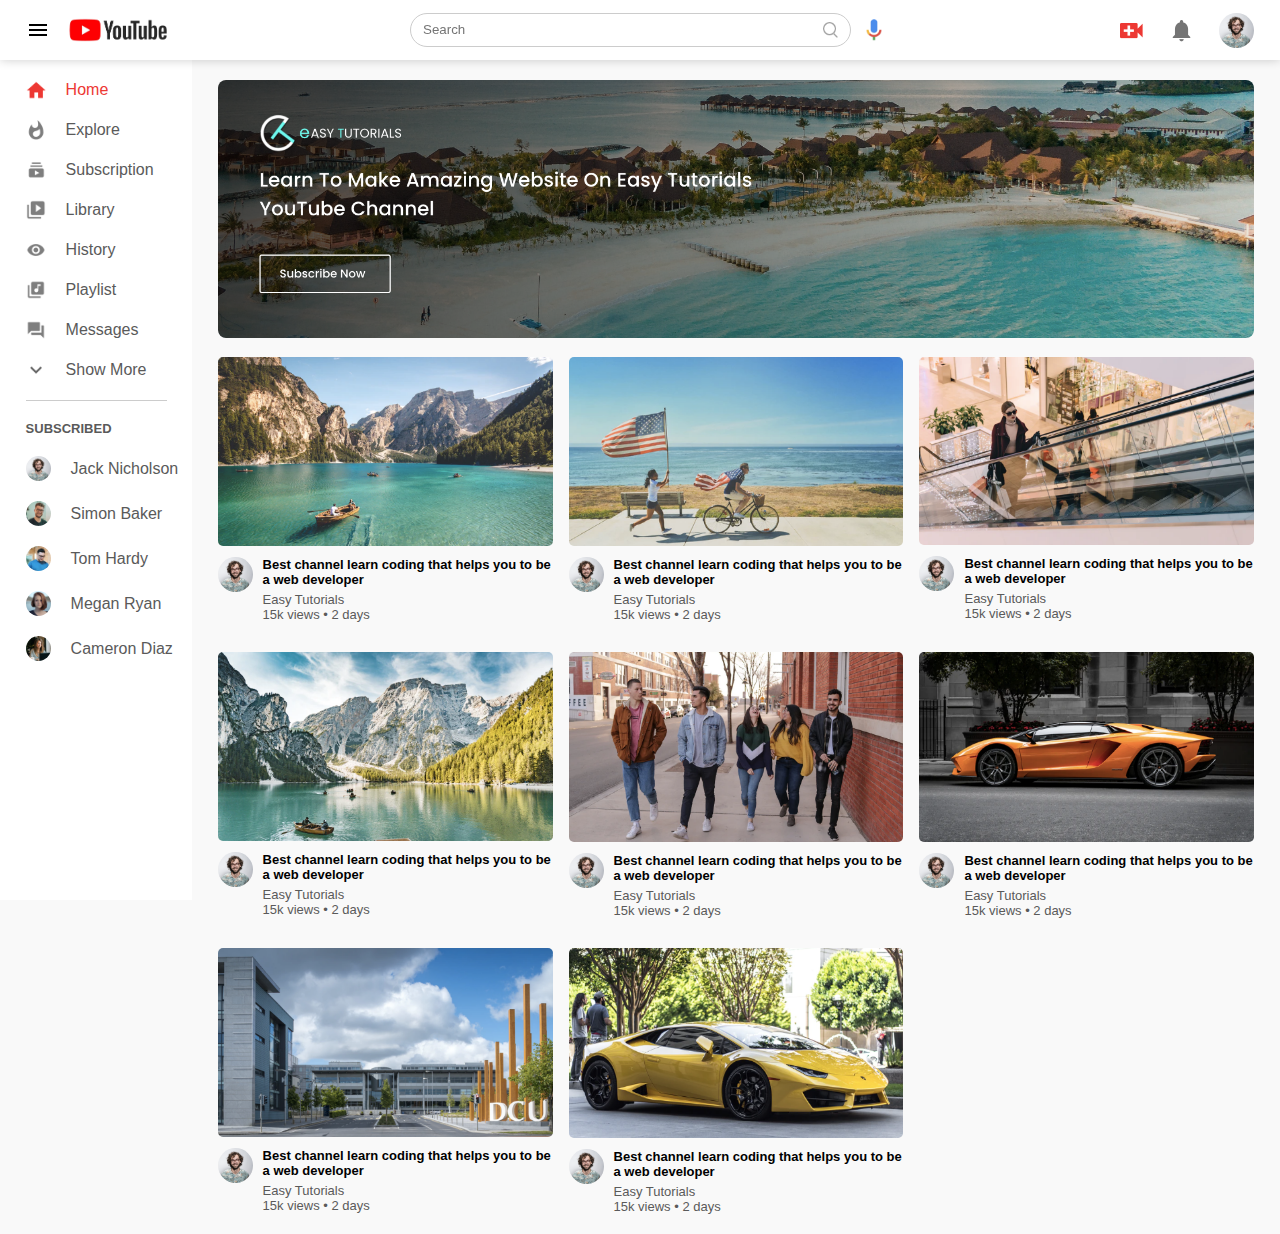
<file: index.html>
<!DOCTYPE html>
<html lang="en">
<head>
    <meta charset="UTF-8">
    <meta name="viewport" content="width=device-width, initial-scale=1.0">
    <title>YouTube-Clone</title>
    <link rel="stylesheet" href="style.css">
    <link rel="stylesheet" href="https://fonts.googleapis.com/css2?family=Material+Symbols+Outlined:opsz,wght,FILL,GRAD@20..48,100..700,0..1,-50..200" />
    <link rel="shortcut icon" href="vidTube_img/images/Dakirby309-Simply-Styled-YouTube.256.png" type="image/x-icon">
</head>
<body>
    <nav class="flex-div">
        <div class="nav-left flex-div">
            <span class="material-symbols-outlined">menu</span>
            <img src="/vidTube_img/images/YouTube logo.png"  class="logo">
        </div>
        <div class="nav-middle flex-div">
            <div class="search-box flex-div">
                <input type="text" placeholder="Search">
                <img src="/vidTube_img/images/search.png" alt="">
            </div>
            <img src="/vidTube_img/images/voice-search.png" class="mic-icon">
        </div>
        <div class="nav-right flex-div">
            <img src="/vidTube_img/images/upload.png" alt="">
            <img src="/vidTube_img/images/notification.png" alt="">
            <img src="/vidTube_img/images/Jack.png" class="user-icon" alt="">
        </div>
    </nav>

    <!-- Sidebar -->

    <div class="sidebar">
        <div class="shortcut-links">
            <a href=""><img src="/vidTube_img/images/home.png" alt=""><p>Home</p></a>
            <a href=""><img src="/vidTube_img/images/explore.png" alt=""><p>Explore</p></a>
            <a href=""><img src="/vidTube_img/images/subscriprion.png" alt=""><p>Subscription</p></a>
            <a href=""><img src="/vidTube_img/images/library.png" alt=""><p>Library</p></a>
            <a href=""><img src="/vidTube_img/images/history.png" alt=""><p>History</p></a>
            <a href=""><img src="/vidTube_img/images/playlist.png" alt=""><p>Playlist</p></a>
            <a href=""><img src="/vidTube_img/images/messages.png" alt=""><p>Messages</p></a>
            <a href=""><img src="/vidTube_img/images/show-more.png" alt=""><p>Show More</p></a>
            <hr>
        </div>
        <div class="subscribed-list">
            <h3>SUBSCRIBED</h3>
            <a href=""><img src="/vidTube_img/images/Jack.png" alt=""><p>Jack Nicholson</p></a>
            <a href=""><img src="/vidTube_img/images/simon.png" alt=""><p>Simon Baker</p></a>
            <a href=""><img src="/vidTube_img/images/tom.png" alt=""><p>Tom Hardy</p></a>
            <a href=""><img src="/vidTube_img/images/megan.png" alt=""><p>Megan Ryan</p></a>
            <a href=""><img src="/vidTube_img/images/cameron.png" alt=""><p>Cameron Diaz</p></a>
        </div>
    </div>

    <!-- Main -->

    <div class="container">
        <div class="banner">
            <img src="/vidTube_img/images/banner.png" alt="">
        </div>
        <div class="list-container">
            <div class="vid-list">
                <a href="play-video.html"><img src="/vidTube_img/images/thumbnail1.png" class="thumbnail"></a>
                <div class="flex-div">
                    <img src="/vidTube_img/images/Jack.png" alt="">
                    <div class="vid-info">
                        <a href="play-video.html">Best channel learn coding that helps you to be a web developer
                        </a>
                        <p>Easy Tutorials</p>
                        <p>15k views &bull; 2 days</p>
                    </div>
                </div>
            </div>
            <div class="vid-list">
                <a href=""><img src="/vidTube_img/images/thumbnail2.png" class="thumbnail"></a>
                <div class="flex-div">
                    <img src="/vidTube_img/images/Jack.png" alt="">
                    <div class="vid-info">
                        <a href="">Best channel learn coding that helps you to be a web developer
                        </a>
                        <p>Easy Tutorials</p>
                        <p>15k views &bull; 2 days</p>
                    </div>
                </div>
            </div>
            <div class="vid-list">
                <a href=""><img src="/vidTube_img/images/thumbnail3.png" class="thumbnail"></a>
                <div class="flex-div">
                    <img src="/vidTube_img/images/Jack.png" alt="">
                    <div class="vid-info">
                        <a href="">Best channel learn coding that helps you to be a web developer
                        </a>
                        <p>Easy Tutorials</p>
                        <p>15k views &bull; 2 days</p>
                    </div>
                </div>
            </div>
            <div class="vid-list">
                <a href=""><img src="/vidTube_img/images/thumbnail4.png" class="thumbnail"></a>
                <div class="flex-div">
                    <img src="/vidTube_img/images/Jack.png" alt="">
                    <div class="vid-info">
                        <a href="">Best channel learn coding that helps you to be a web developer
                        </a>
                        <p>Easy Tutorials</p>
                        <p>15k views &bull; 2 days</p>
                    </div>
                </div>
            </div>
            <div class="vid-list">
                <a href=""><img src="/vidTube_img/images/thumbnail5.png" class="thumbnail"></a>
                <div class="flex-div">
                    <img src="/vidTube_img/images/Jack.png" alt="">
                    <div class="vid-info">
                        <a href="">Best channel learn coding that helps you to be a web developer
                        </a>
                        <p>Easy Tutorials</p>
                        <p>15k views &bull; 2 days</p>
                    </div>
                </div>
            </div>
            <div class="vid-list">
                <a href=""><img src="/vidTube_img/images/thumbnail6.png" class="thumbnail"></a>
                <div class="flex-div">
                    <img src="/vidTube_img/images/Jack.png" alt="">
                    <div class="vid-info">
                        <a href="">Best channel learn coding that helps you to be a web developer
                        </a>
                        <p>Easy Tutorials</p>
                        <p>15k views &bull; 2 days</p>
                    </div>
                </div>
            </div>
            <div class="vid-list">
                <a href=""><img src="/vidTube_img/images/thumbnail7.png" class="thumbnail"></a>
                <div class="flex-div">
                    <img src="/vidTube_img/images/Jack.png" alt="">
                    <div class="vid-info">
                        <a href="">Best channel learn coding that helps you to be a web developer
                        </a>
                        <p>Easy Tutorials</p>
                        <p>15k views &bull; 2 days</p>
                    </div>
                </div>
            </div>
            <div class="vid-list">
                <a href=""><img src="/vidTube_img/images/thumbnail8.png" class="thumbnail"></a>
                <div class="flex-div">
                    <img src="/vidTube_img/images/Jack.png" alt="">
                    <div class="vid-info">
                        <a href="">Best channel learn coding that helps you to be a web developer
                        </a>
                        <p>Easy Tutorials</p>
                        <p>15k views &bull; 2 days</p>
                    </div>
                </div>
            </div>
        </div>
    </div>

    <script src="script.js"></script>
</body>
</html>
</file>
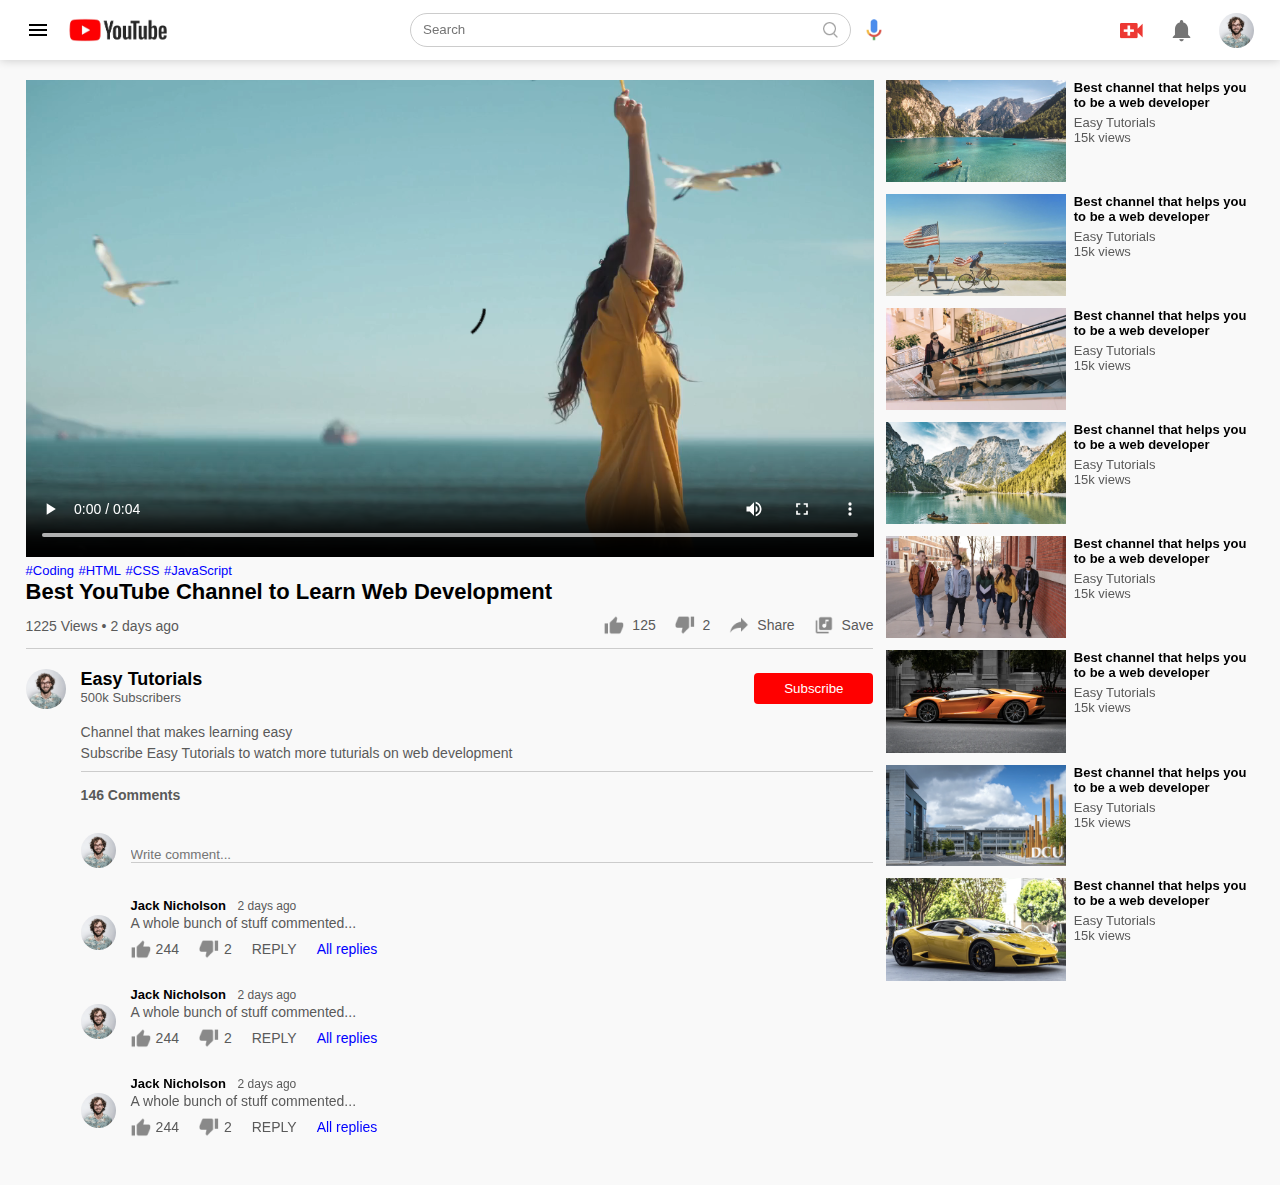
<file: play-video.html>
<!DOCTYPE html>
<html lang="en">
<head>
    <meta charset="UTF-8">
    <meta name="viewport" content="width=device-width, initial-scale=1.0">
    <title>Play Video - Easy Tutorials YouTube Channel</title>
    <link rel="stylesheet" href="style.css">
    <link rel="stylesheet" href="https://fonts.googleapis.com/css2?family=Material+Symbols+Outlined:opsz,wght,FILL,GRAD@20..48,100..700,0..1,-50..200" />
</head>
<body>
    <nav class="flex-div">
        <div class="nav-left flex-div">
            <span class="material-symbols-outlined">menu</span>
            <img src="/vidTube_img/images/YouTube logo.png"  class="logo">
        </div>
        <div class="nav-middle flex-div">
            <div class="search-box flex-div">
                <input type="text" placeholder="Search">
                <img src="/vidTube_img/images/search.png" alt="">
            </div>
            <img src="/vidTube_img/images/voice-search.png" class="mic-icon">
        </div>
        <div class="nav-right flex-div">
            <img src="/vidTube_img/images/upload.png" alt="">
            <img src="/vidTube_img/images/notification.png" alt="">
            <img src="/vidTube_img/images/Jack.png" class="user-icon" alt="">
        </div>
    </nav>

<div class="container play-container">
    <div class="row">
        <div class="play-video">
            <video controls autoplay>
                <source src="/vidTube_img/images/video.mp4" type="video/mp4">
            </video>
            <div class="tags">
                <a href="">#Coding</a> <a href="">#HTML</a> <a href="">#CSS</a> <a href="">#JavaScript</a>
            </div>
            <h3>Best YouTube Channel to Learn Web Development</h3>
            <div class="play-video-info">
                <p>1225 Views &bull; 2 days ago</p>
                <div>
                    <a href=""><img src="/vidTube_img/images/like.png" alt="">125</a>
                    <a href=""><img src="/vidTube_img/images/dislike.png" alt="">2</a>
                    <a href=""><img src="/vidTube_img/images/share.png" alt="">Share</a>
                    <a href=""><img src="/vidTube_img/images/save.png" alt="">Save</a>
                </div>
            </div>
            <hr>
            <div class="publisher">
                <img src="/vidTube_img/images/Jack.png" alt="">
                <div>
                    <p>Easy Tutorials</p>
                    <span>500k Subscribers</span>
                </div>
                <button type="button">Subscribe</button>
            </div>
            <div class="vid-description">
                <p>Channel that makes learning easy</p>
                <p>Subscribe Easy Tutorials to watch more tuturials on web development</p>
                <hr>
                <h4>146 Comments</h4>

                <div class="add-comment">
                    <img src="/vidTube_img/images/Jack.png" alt="">
                    <input type="text" placeholder="Write comment...">
                </div>
                <div class="old-comment">
                    <img src="/vidTube_img/images/Jack.png" alt="">
                    <div>
                        <h3>Jack Nicholson <span>2 days ago</span></h3>
                        <p>A whole bunch of stuff commented...</p>
                        <div class="comment-action">
                            <img src="/vidTube_img/images/like.png" alt="">
                            <span>244</span>
                            <img src="/vidTube_img/images/dislike.png" alt="">
                            <span>2</span>
                            <span>REPLY</span>
                            <a href="">All replies</a>
                        </div>
                    </div>
                </div>
                <div class="old-comment">
                    <img src="/vidTube_img/images/Jack.png" alt="">
                    <div>
                        <h3>Jack Nicholson <span>2 days ago</span></h3>
                        <p>A whole bunch of stuff commented...</p>
                        <div class="comment-action">
                            <img src="/vidTube_img/images/like.png" alt="">
                            <span>244</span>
                            <img src="/vidTube_img/images/dislike.png" alt="">
                            <span>2</span>
                            <span>REPLY</span>
                            <a href="">All replies</a>
                        </div>
                    </div>
                </div>
                <div class="old-comment">
                    <img src="/vidTube_img/images/Jack.png" alt="">
                    <div>
                        <h3>Jack Nicholson <span>2 days ago</span></h3>
                        <p>A whole bunch of stuff commented...</p>
                        <div class="comment-action">
                            <img src="/vidTube_img/images/like.png" alt="">
                            <span>244</span>
                            <img src="/vidTube_img/images/dislike.png" alt="">
                            <span>2</span>
                            <span>REPLY</span>
                            <a href="">All replies</a>
                        </div>
                    </div>
                </div>
            </div>
        </div>
        <div class="right-sidebar">
            <div class="side-video-list">
                <a href="" class="small-thumbnail"><img src="/vidTube_img/images/thumbnail1.png" alt=""></a>
                <div class="vid-info">
                    <a href="">Best channel that helps you to be a web developer</a>
                    <p>Easy Tutorials</p>
                    <p>15k views</p>
                </div>
            </div>
            <div class="side-video-list">
                <a href="" class="small-thumbnail"><img src="/vidTube_img/images/thumbnail2.png" alt=""></a>
                <div class="vid-info">
                    <a href="">Best channel that helps you to be a web developer</a>
                    <p>Easy Tutorials</p>
                    <p>15k views</p>
                </div>
            </div>
            <div class="side-video-list">
                <a href="" class="small-thumbnail"><img src="/vidTube_img/images/thumbnail3.png" alt=""></a>
                <div class="vid-info">
                    <a href="">Best channel that helps you to be a web developer</a>
                    <p>Easy Tutorials</p>
                    <p>15k views</p>
                </div>
            </div>
            <div class="side-video-list">
                <a href="" class="small-thumbnail"><img src="/vidTube_img/images/thumbnail4.png" alt=""></a>
                <div class="vid-info">
                    <a href="">Best channel that helps you to be a web developer</a>
                    <p>Easy Tutorials</p>
                    <p>15k views</p>
                </div>
            </div>
            <div class="side-video-list">
                <a href="" class="small-thumbnail"><img src="/vidTube_img/images/thumbnail5.png" alt=""></a>
                <div class="vid-info">
                    <a href="">Best channel that helps you to be a web developer</a>
                    <p>Easy Tutorials</p>
                    <p>15k views</p>
                </div>
            </div>
            <div class="side-video-list">
                <a href="" class="small-thumbnail"><img src="/vidTube_img/images/thumbnail6.png" alt=""></a>
                <div class="vid-info">
                    <a href="">Best channel that helps you to be a web developer</a>
                    <p>Easy Tutorials</p>
                    <p>15k views</p>
                </div>
            </div>
            <div class="side-video-list">
                <a href="" class="small-thumbnail"><img src="/vidTube_img/images/thumbnail7.png" alt=""></a>
                <div class="vid-info">
                    <a href="">Best channel that helps you to be a web developer</a>
                    <p>Easy Tutorials</p>
                    <p>15k views</p>
                </div>
            </div>
            <div class="side-video-list">
                <a href="" class="small-thumbnail"><img src="/vidTube_img/images/thumbnail8.png" alt=""></a>
                <div class="vid-info">
                    <a href="">Best channel that helps you to be a web developer</a>
                    <p>Easy Tutorials</p>
                    <p>15k views</p>
                </div>
            </div>
        </div>
    </div>
</div>

</body>
</html>
</file>
<file: style.css>
*{
    margin: 0;
    padding: 0;
    font-family: 'poppins', sans-serif;
    box-sizing: border-box;
}
a{
    text-decoration: none;
    color: #5a5a5a;
}
img{
    cursor: pointer;
}
.flex-div{
    display: flex;
    align-items: center;
}
nav{
    padding: 10px 2%;
    justify-content: space-between;
    box-shadow: 0 0 10px rgba(0, 0, 0, 0.2);
    background: #fff;
    position: sticky;
    top: 0;
    z-index: 10;
}
.nav-right img{
    width: 25px;
    margin-right: 25px;
}
.nav-right .user-icon{
    width: 35px;
    border-radius: 50%;
    margin-right: 0;
}
.nav-left .material-symbols-outlined{
    width: 22px;
    margin-right: 15px;
    cursor: pointer;
}
.nav-left .logo{
    width: 110px;
}
.nav-middle .mic-icon{
    width: 16px;
}
.nav-middle .search-box{
    border: 1px solid #ccc;
    margin-right: 15px;
    padding: 8px 12px;
    border-radius: 25px;
}
.nav-middle .search-box input{
    width: 400px;
    border: 0;
    outline: 0;
    background: transparent;
}
.nav-middle .search-box img{
    width: 15px;
}

/* Sidebar */

.sidebar{
    background: #fff;
    width: 15%;
    height: 100vh;
    position: fixed;
    top: 0;
    padding-left: 2%;
    padding-top: 80px;
}
.shortcut-links a img{
    width: 20px;
    margin-right: 20px;
}
.shortcut-links a{
    display: flex;
    align-items: center;
    margin-bottom: 20px;
    width: fit-content;
    flex-wrap: wrap;
}
.shortcut-links a:first-child{
    color: #ed3833;
}
.sidebar hr{
    border: 0;
    height: 1px;
    background: #ccc;
    width: 85%;
}
.subscribed-list h3{
    font-size: 13px;
    margin: 20px 0;
    color: #5a5a5a;
}
.subscribed-list a{
    display: flex;
    align-items: center;
    margin-bottom: 20px;
    width: fit-content;
    flex-wrap: wrap;
}
.subscribed-list a img{
    width: 25px;
    border-radius: 50%;
    margin-right: 20px;
}
.small-sidebar{
    width: 5%;
}
.small-sidebar a p{
    display: none;
}
.small-sidebar h3{
    display: none;
}
.small-sidebar hr{
    width: 50%;
    margin-bottom: 25px;
}

/* Main */

.container{
    background: #f9f9f9;
    padding-left: 17%;
    padding-right: 2%;
    padding-top: 20px;
    padding-bottom: 20px;
}
.large-container{
    padding-left: 7%;
}

.banner{
    width: 100%;
}
.banner img{
    width: 100%;
    border-radius: 8px;
}
.list-container{
    display: grid;
    grid-template-columns: repeat(auto-fit, minmax(250px, 1fr));
    grid-column-gap: 16px;
    grid-row-gap: 30px;
    margin-top: 15px;
}
.vid-list .thumbnail{
    width: 100%;
    border-radius: 5px;
}
.vid-list .flex-div{
    align-items: flex-start;
    margin-top: 7px;
}
.vid-list .flex-div img{
    width: 35px;
    border-radius: 50%;
    margin-right: 10px;
}
.vid-info{
    color: #5a5a5a;
    font-size: 13px;
}
.vid-info a{
    color: black;
    font-weight: 600;
    display: block;
    margin-bottom: 5px;
}


@media (max-width: 900px){
    .menu-icon{
        display: none;
    }
    .sidebar{
        display: none;
    }
    .container, .large-container{
        padding-left: 5%;
        padding-right: 5%;
    }
    .nav-right img{
        display: none;
    }
    .nav-right .user-icon{
        display: block;
        width: 30px;
    }
    .nav-middle .search-box input{
        width: 100px;
    }
    .nav-middle .mic-icon{
        display: none;
    }
    .logo{
        width: 90px;
    }
}

/* play video page */

.play-container{
    padding-left: 2%;
}
.row{
    display: flex;
    justify-content: space-between;
    flex-wrap: wrap;
}
.play-video{
    flex-basis: 69%;
}
.right-sidebar{
    flex-basis: 30%;
}
.play-video video{
    width: 100%;
}
.side-video-list{
    display: flex;
    justify-content: space-between;
    margin-bottom: 8px;
}
.side-video-list img{
    width: 100%;
}
.side-video-list .small-thumbnail{
    flex-basis: 49%;
}
.side-video-list .vid-info{
    flex-basis: 49%;
}
.play-video .tags a{
    color: #0000ff;
    font-size: 13px;
}
.play-video h3{
    font-weight: 600;
    font-size: 22px;
}
.play-video .play-video-info{
    display: flex;
    align-items: center;
    justify-content: space-between;
    flex-wrap: wrap;
    margin-top: 10px;
    font-size: 14px;
    color: #5a5a5a;
}
.play-video .play-video-info a img{
    width: 20px;
    margin-right: 8px;
}
.play-video .play-video-info a{
    display: inline-flex;
    align-items: center;
    margin-left: 15px;
}
.play-video hr{
    border: 0;
    height: 1px;
    background: #ccc;
    margin: 10px 0;
}
.publisher{
    display: flex;
    align-items: center;
    margin-top: 20px;
}
.publisher div{
    flex: 1;
    line-height: 18px;
}
.publisher img{
    width: 40px;
    border-radius: 50%;
    margin-right: 15px;
}
.publisher div p{
    color: #000;
    font-weight: 600;
    font-size: 18px;
}
.publisher div span{
    font-size: 13px;
    color: #5a5a5a;
}
.publisher button{
    background: red;
    color: #fff;
    padding: 8px 30px;
    border: 0;
    outline: 0;
    border-radius: 4px;
    cursor: pointer;
}
.vid-description{
    padding-left: 55px;
    margin: 15px 0px;
}
.vid-description p{
    font-size: 14px;
    margin-bottom: 5px;
    color: #5a5a5a;
}
.vid-description h4{
    font-size: 14px;
    color: #5a5a5a;
    margin-top: 15px;
}
.add-comment{
    display: flex;
    align-items: center;
    margin: 30px 0;
}
.add-comment img{
    width: 35px;
    border-radius: 50%;
    margin-right: 15px;
}
.add-comment input{
    border: 0;
    outline: 0;
    border-bottom: 1px solid #ccc;
    width: 100%;
    padding-top: 10px;
    background: transparent;
}
.old-comment{
    display: flex;
    align-items: center;
    margin: 20px 0;
}
.old-comment img{
    width: 35px;
    border-radius: 50%;
    margin-right: 15px;
}
.old-comment h3{
    font-size: 13px;
    margin-bottom: 2px;
}
.old-comment h3 span{
    font-size: 12px;
    color: #5a5a5a;
    font-weight: 500;
    margin-left: 8px;
}
.old-comment .comment-action{
    display: flex;
    align-items: center;
    margin: 8px 0;
    font-size: 14px;
}
.old-comment .comment-action img{
    border-radius: 0;
    margin-right: 5px;
    width: 20px;
}
.old-comment .comment-action span{
    margin-right: 20px;
    color: #5a5a5a;
}
.old-comment .comment-action a{
    color: #0000ff;
}

@media (max-width:900px){
    .play-video{
        flex-basis: 100%;
    }
    .right-sidebar{
        flex-basis: 100%;
    }
    .play-container{
        padding-left: 5%;
    }
    .vid-description{
        padding-left: 0;
    }
    .play-video .play-video-info a{
        margin-left: 0;
        margin-right: 15px;
        margin-top: 15px;
    }
}
</file>
